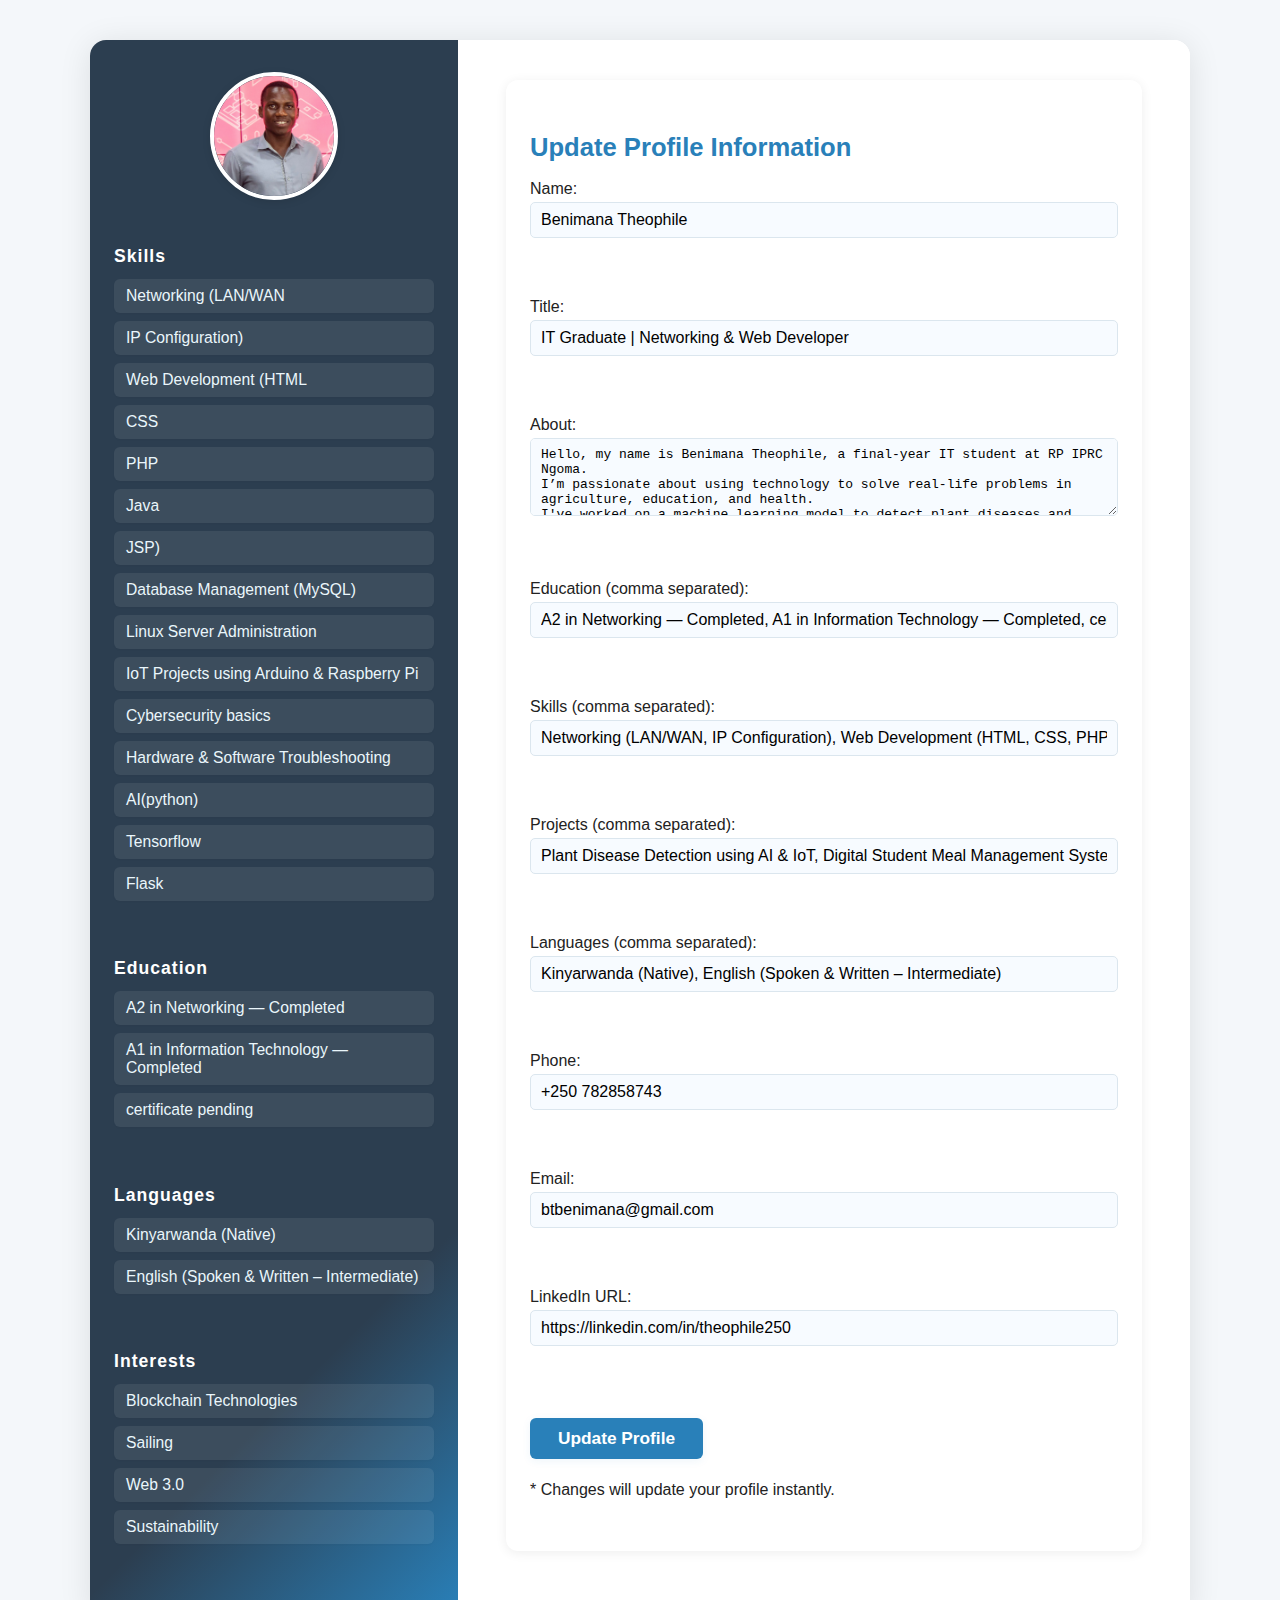
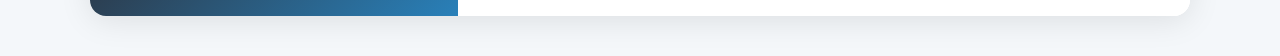
<file: admin.html>
<!DOCTYPE html>
<html lang="en">
<head>
    <meta charset="UTF-8">
    <meta name="viewport" content="width=device-width, initial-scale=1.0">
    <title>Update Profile Information</title>
    <link rel="stylesheet" href="style.css">
</head>
<body>
<div class="cv-wrapper">
    <aside class="cv-sidebar">
        <div class="cv-photo">
            <img src="profile1.JPG" alt="Profile Photo" class="profile-img">
        </div>
        <div class="cv-section">
            <h3>Skills</h3>
            <ul id="sidebar-skills" class="cv-list"></ul>
        </div>
        <div class="cv-section">
            <h3>Education</h3>
            <ul id="sidebar-education" class="cv-list"></ul>
        </div>
        <div class="cv-section">
            <h3>Languages</h3>
            <ul id="sidebar-languages" class="cv-list"></ul>
        </div>
        <div class="cv-section">
            <h3>Interests</h3>
            <ul id="sidebar-interests" class="cv-list"></ul>
        </div>
    </aside>
    <main class="cv-main">
        <div class="container">
            <h2>Update Profile Information</h2>
            <form id="profileForm" action="update.php" method="POST">
                <div class="form-fields">
            <label>Name:<br><input type="text" name="name" id="name" required class="form-input"></label><br><br>
            <label>Title:<br><input type="text" name="title" id="title" required class="form-input"></label><br><br>
            <label>About:<br><textarea name="about" id="about" rows="4" required class="form-input"></textarea></label><br><br>
            <label>Education (comma separated):<br><input type="text" name="education" id="education" required class="form-input"></label><br><br>
            <label>Skills (comma separated):<br><input type="text" name="skills" id="skills" required class="form-input"></label><br><br>
            <label>Projects (comma separated):<br><input type="text" name="projects" id="projects" required class="form-input"></label><br><br>
            <label>Languages (comma separated):<br><input type="text" name="languages" id="languages" required class="form-input"></label><br><br>
            <label>Phone:<br><input type="text" name="phone" id="phone" required class="form-input"></label><br><br>
            <label>Email:<br><input type="email" name="email" id="email" required class="form-input"></label><br><br>
            <label>LinkedIn URL:<br><input type="url" name="linkedin" id="linkedin" required class="form-input"></label><br><br>
        </div>
                <button type="submit" class="btn">Update Profile</button>
            </form>
            <p class="note">* Changes will update your profile instantly.</p>
        </div>
    </main>
</div>
<script>
// Fetch current data and pre-fill form and sidebar
fetch('data.json')
    .then(res => res.json())
    .then(data => {
        document.getElementById('name').value = data.name;
        document.getElementById('title').value = data.title;
        document.getElementById('about').value = data.about;
        document.getElementById('education').value = data.education.join(', ');
        document.getElementById('skills').value = data.skills.join(', ');
        document.getElementById('projects').value = data.projects.join(', ');
        document.getElementById('languages').value = data.languages.join(', ');
        document.getElementById('phone').value = data.contact.phone;
        document.getElementById('email').value = data.contact.email;
        document.getElementById('linkedin').value = data.contact.linkedin;

        // Sidebar population
        const fillSidebar = (id, items) => {
            const ul = document.getElementById(id);
            ul.innerHTML = '';
            items.forEach(item => {
                const li = document.createElement('li');
                li.textContent = item;
                ul.appendChild(li);
            });
        };
        fillSidebar('sidebar-skills', data.skills);
        fillSidebar('sidebar-education', data.education);
        fillSidebar('sidebar-languages', data.languages);
        // Example interests
        fillSidebar('sidebar-interests', ["Blockchain Technologies", "Sailing", "Web 3.0", "Sustainability"]);
    });
</script>
</body>
</html>
</file>
<file: style.css>
/* Remove .pdf-export, use print media for PDF fit */
@media print {
    body, html {
        background: #fff !important;
    }
    .cv-wrapper {
        margin: 0 !important;
        box-shadow: none !important;
        width: 100% !important;
        max-width: 8.27in !important; /* A4 width */
        min-width: 0 !important;
        min-height: 0 !important;
        padding: 0.1in 0.5in 0.1in 0.5in !important;
        justify-content: flex-start !important;
        align-items: flex-start !important;
    }
}
body {
    font-family: 'Segoe UI', 'Roboto', Arial, sans-serif;
    background: #f4f7fa;
    margin: 0;
    padding: 0;
    color: #222;
}
.cv-wrapper {
    display: flex;
    max-width: 1100px;
    margin: 40px auto;
    background: #fff;
    border-radius: 16px;
    box-shadow: 0 4px 32px rgba(0,0,0,0.10);
    overflow: hidden;
}
.cv-sidebar {
    background: linear-gradient(135deg, #2c3e50 80%, #2980b9 100%);
    color: #fff;
    width: 320px;
    padding: 32px 24px;
    display: flex;
    flex-direction: column;
    align-items: center;
}
.cv-photo {
    margin-bottom: 24px;
}
.profile-img {
    width: 120px;
    height: 120px;
    object-fit: cover;
    border-radius: 50%;
    border: 4px solid #fff;
    box-shadow: 0 2px 8px rgba(0,0,0,0.10);
}
.cv-section {
    margin-bottom: 32px;
    width: 100%;
}
.cv-section h3 {
    font-size: 1.1em;
    margin-bottom: 12px;
    letter-spacing: 1px;
    font-weight: 600;
    color: #fff;
}
.cv-list {
    list-style: none;
    padding: 0;
    margin: 0;
}
.cv-list li {
    background: rgba(255,255,255,0.08);
    margin-bottom: 8px;
    padding: 8px 12px;
    border-radius: 6px;
    font-size: 0.98em;
    color: #eaf6fb;
    box-shadow: 0 1px 2px rgba(0,0,0,0.03);
}
.cv-main {
    flex: 1;
    padding: 40px 48px;
    background: #fff;
    min-width: 0;
}
.container {
    max-width: 600px;
    margin: 0 auto;
    background: #fff;
    padding: 32px 24px;
    border-radius: 12px;
    box-shadow: 0 2px 12px rgba(0,0,0,0.07);
    text-align: left;
}
.container h2, .cv-main h2#title {
    font-size: 1.6em;
    color: #2980b9;
    margin-bottom: 18px;
    font-weight: 700;
    word-break: break-word;
}
.cv-main h1#name {
    font-size: 2em;
    font-weight: 700;
    margin-bottom: 8px;
    color: #222;
    word-break: break-word;
}
.cv-main h3 {
    font-size: 1.15em;
    color: #2c3e50;
    margin-top: 28px;
    margin-bottom: 10px;
    font-weight: 600;
}
.cv-main p, .cv-main ul.cv-list {
    font-size: 1em;
    color: #222;
    line-height: 1.6;
    word-break: break-word;
}
.cv-main ul.cv-list li {
    color: #222;
    background: #f7fbff;
    border-radius: 5px;
    margin-bottom: 6px;
    padding: 7px 12px;
    box-shadow: none;
}
.cv-main ul.contact-list li {
    background: none;
    padding: 0;
    margin-bottom: 6px;
}
.form-fields label {
    display: block;
    font-weight: 500;
    margin-bottom: 8px;
    color: #222;
}
.form-input {
    width: 100%;
    padding: 8px 10px;
    border: 1px solid #dbe6ee;
    border-radius: 5px;
    margin-top: 4px;
    margin-bottom: 16px;
    font-size: 1em;
    background: #f7fbff;
    box-sizing: border-box;
}
.btn {
    display: inline-block;
    margin-top: 12px;
    padding: 10px 28px;
    background: #2980b9;
    color: #fff;
    text-decoration: none;
    border-radius: 6px;
    font-size: 1.08em;
    font-weight: 600;
    border: none;
    cursor: pointer;
    box-shadow: 0 2px 8px rgba(41,128,185,0.08);
    transition: background 0.2s;
}
.btn:hover {
    background: #2c3e50;
}
.note {
    margin-top: 18px;
    color: #888;
    font-size: 0.98em;
}
section {
    text-align: left;
    margin-top: 30px;
}
ul {
    padding-left: 20px;
}
footer {
    margin-top: 40px;
    font-size: 0.9em;
    color: gray;
    text-align: center;
}
@media (max-width: 900px) {
    .cv-wrapper {
        flex-direction: column;
        max-width: 100%;
    }
    .cv-sidebar {
        width: 100%;
        flex-direction: row;
        justify-content: space-around;
        padding: 24px 8px;
    }
    .cv-main {
        padding: 24px 8px;
    }
}
</file>
